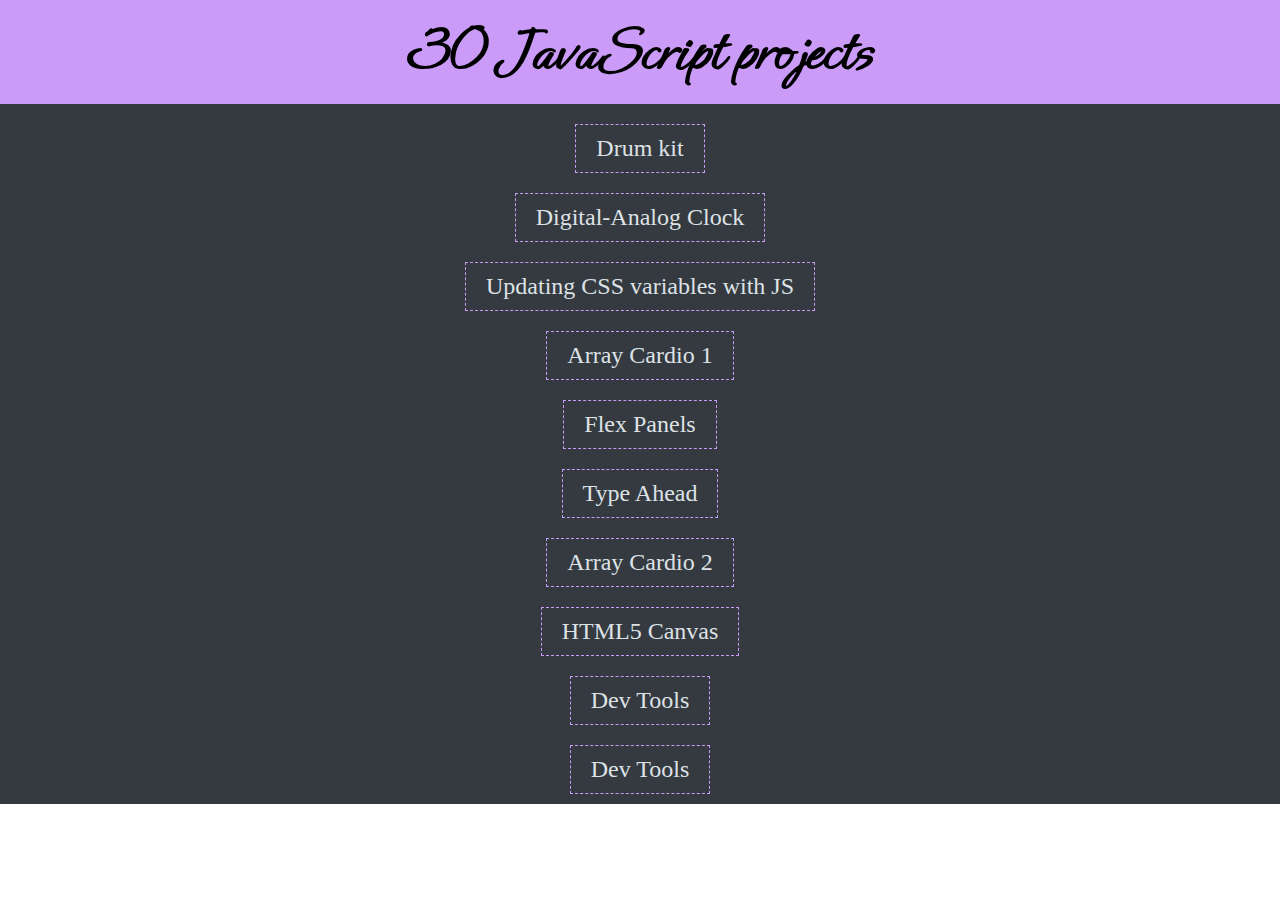
<file: index.html>
<!DOCTYPE html>
<html lang="en">
  <head>
    <meta charset="UTF-8" />
    <meta http-equiv="X-UA-Compatible" content="IE=edge" />
    <meta name="viewport" content="width=device-width, initial-scale=1.0" />
    <title>JavaScript30</title>
    <link rel="stylesheet" href="style.css" />
  </head>
  <body>
    <div class="hero">
      <h1>30 JavaScript <span onmouseleave="addMini()">projects</span></h1>
    </div>
    <div class="links">
      <p><a href="01 - JavaScript Drum kit/">Drum kit</a></p>

      <p><a href="02-Digital-Analog-clock/">Digital-Analog Clock</a></p>

      <p><a href="03-CSS-variables/"> Updating CSS variables with JS </a></p>

      <p><a href="04-Array-1/">Array Cardio 1 </a></p>

      <p><a href="05-flex-panel/">Flex Panels</a></p>

      <p><a href="06-Type-Ahead/">Type Ahead</a></p>

      <p><a href="07-Array-2/">Array Cardio 2</a></p>

      <p><a href="08-HTML5-canvas/">HTML5 Canvas </a></p>

      <p><a href="09-Dev-tools/">Dev Tools </a></p>

      <p><a href="10-Hold-shift-check-boxes/">Dev Tools </a></p>
    </div>

    <!-- <footer>It will be styled and updated soon</footer> -->
    <script>
      function addMini() {
        const addingWord = document.querySelector("span");
        addingWord.innerHTML = ` mini-projects`;
      }
    </script>
  </body>
</html>
</file>
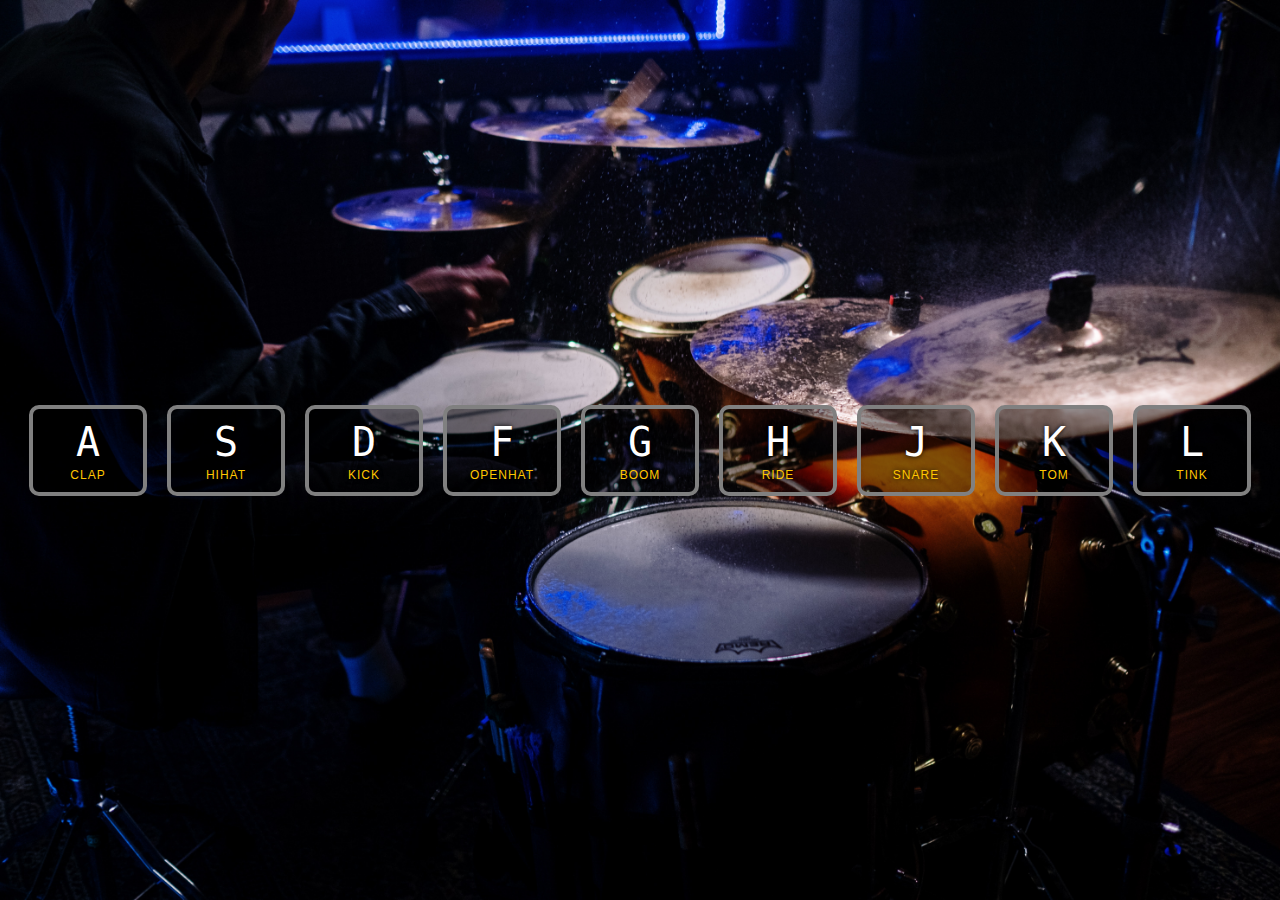
<file: 01 - JavaScript Drum kit/index.html>
<!DOCTYPE html>
<html lang="en">
<head>
  <meta charset="UTF-8">
  <title>JS Drum Kit</title>
  <link rel="stylesheet" href="style.css">
</head>
<body>

  <div class="keys">
    <!--  use keycode.info to get the keycodes for the particular keys -->
    <div data-key="65" class="key">
      <kbd>A</kbd>
      <span class="sound">clap</span>
    </div>
    <div data-key="83" class="key">
      <kbd>S</kbd>
      <span class="sound">hihat</span>
    </div>
    <div data-key="68" class="key">
      <kbd>D</kbd>
      <span class="sound">kick</span>
    </div>
    <div data-key="70" class="key">
      <kbd>F</kbd>
      <span class="sound">openhat</span>
    </div>
    <div data-key="71" class="key">
      <kbd>G</kbd>
      <span class="sound">boom</span>
    </div>
    <div data-key="72" class="key">
      <kbd>H</kbd>
      <span class="sound">ride</span>
    </div>
    <div data-key="74" class="key">
      <kbd>J</kbd>
      <span class="sound">snare</span>
    </div>
    <div data-key="75" class="key">
      <kbd>K</kbd>
      <span class="sound">tom</span>
    </div>
    <div data-key="76" class="key">
      <kbd>L</kbd>
      <span class="sound">tink</span>
    </div>
  </div>

  <audio data-key="65" src="sounds/clap.wav"></audio>
  <audio data-key="83" src="sounds/hihat.wav"></audio>
  <audio data-key="68" src="sounds/kick.wav"></audio>
  <audio data-key="70" src="sounds/openhat.wav"></audio>
  <audio data-key="71" src="sounds/boom.wav"></audio>
  <audio data-key="72" src="sounds/ride.wav"></audio>
  <audio data-key="74" src="sounds/snare.wav"></audio>
  <audio data-key="75" src="sounds/tom.wav"></audio>
  <audio data-key="76" src="sounds/tink.wav"></audio>

<script src="script.js"></script>
</body>
</html>
</file>
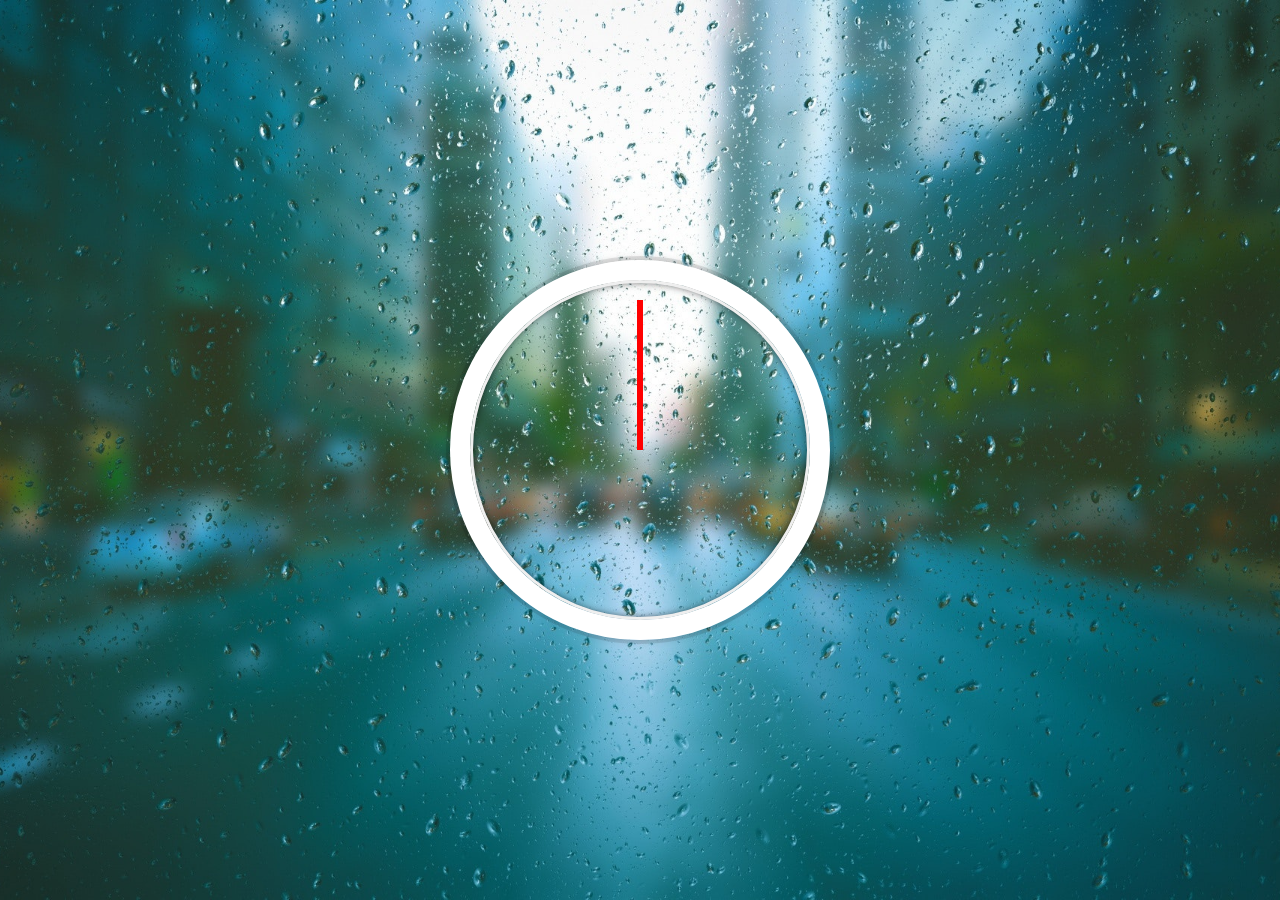
<file: 02-Digital-Analog-clock/index.html>
<!DOCTYPE html>
<html lang="en">
<head>
  <meta charset="UTF-8">
  <title>JS + CSS Clock</title>
  <link rel="stylesheet" href="style.css">
</head>
<body>


    <div class="clock">
      <div class="clock-face">
        <div class="hand hour-hand"></div>
        <div class="hand min-hand"></div>
        <div class="hand second-hand"></div>
      </div>
    </div>

<script src="script.js"></script>

</body>
</html>
</file>
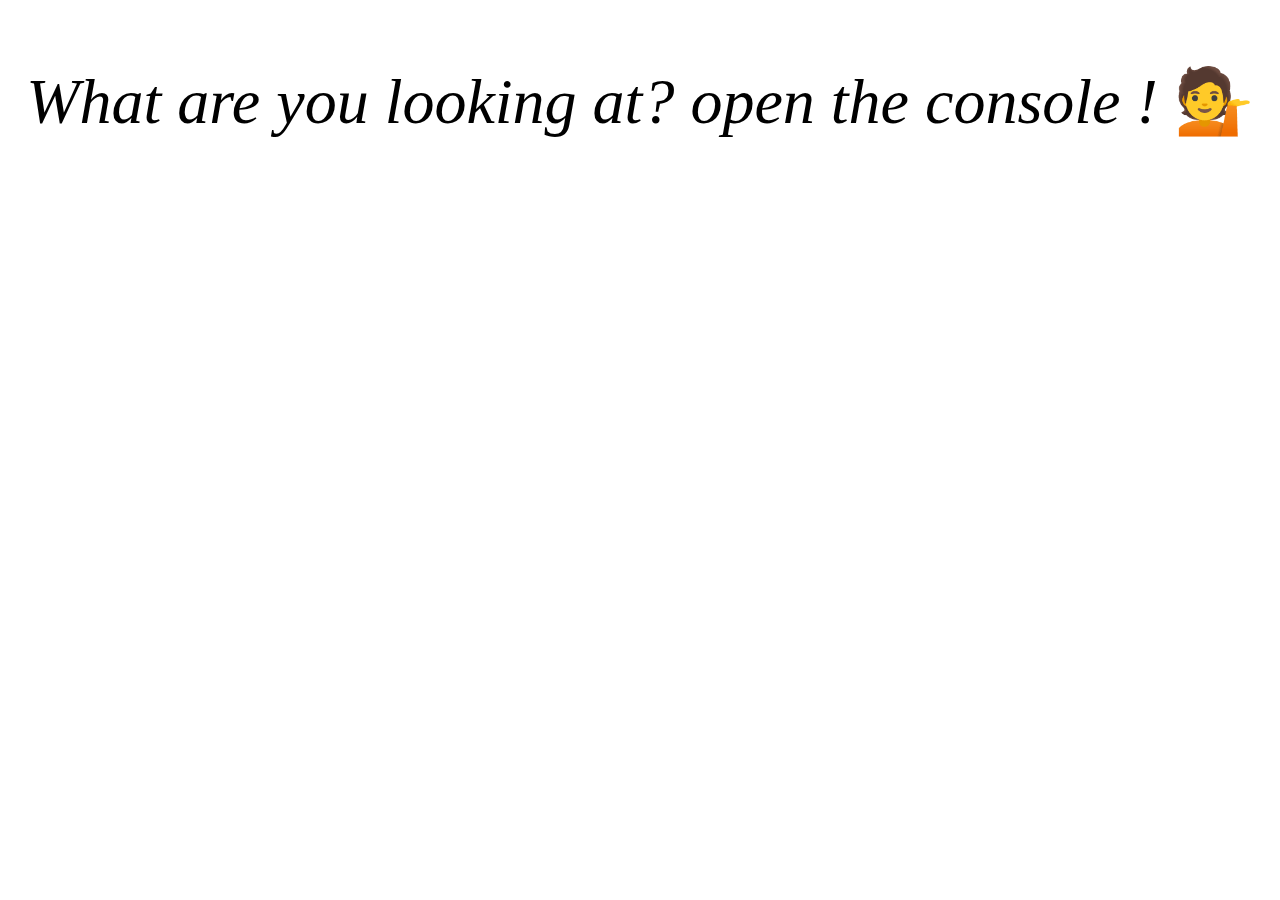
<file: 04-Array-1/index.html>
<!DOCTYPE html>
<html lang="en">
  <head>
    <meta charset="UTF-8" />
    <title>Array Cardio 💪</title>
  </head>
  <body>
    <p style="text-align: center; font-weight: 600; font: 4em serif">
      <em> What are you looking at? open the console ! </em> 💁
    </p>
    <script src="script.js"></script>
  </body>
</html>
</file>
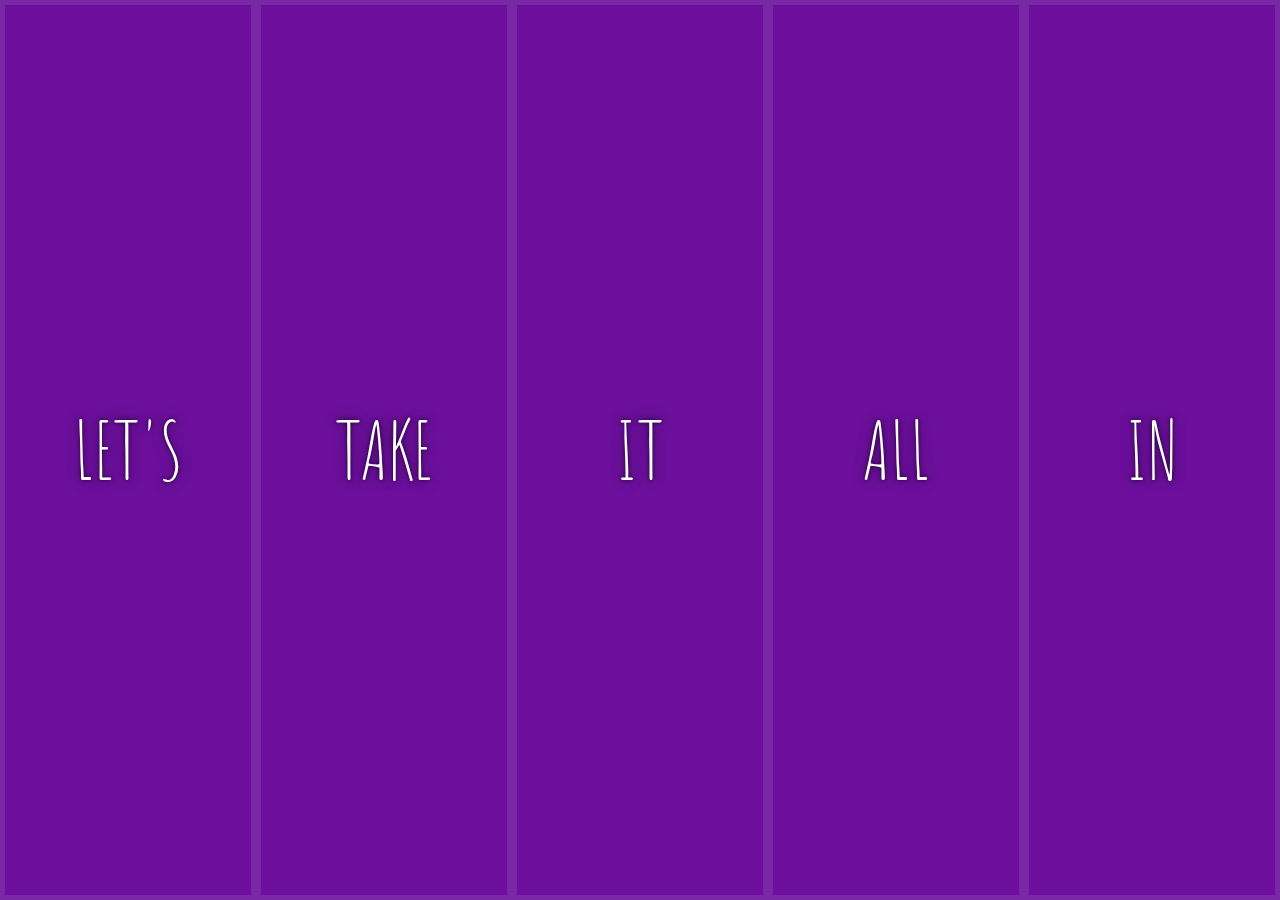
<file: 05-flex-panel/index.html>
<!DOCTYPE html>
<html lang="en">
  <head>
    <meta charset="UTF-8" />
    <title>Flex Panels 💪</title>
    <link
      href="https://fonts.googleapis.com/css?family=Amatic+SC"
      rel="stylesheet"
      type="text/css"
    />
    <link rel="stylesheet" href="style.css" />
  </head>
  <body>
    <div class="panels">
      <div class="panel panel1">
        <p>Hey</p>
        <p>Let's</p>
        <p>Dance</p>
      </div>
      <div class="panel panel2">
        <p>Give</p>
        <p>Take</p>
        <p>Receive</p>
      </div>
      <div class="panel panel3">
        <p>Experience</p>
        <p>It</p>
        <p>Today</p>
      </div>
      <div class="panel panel4">
        <p>Give</p>
        <p>All</p>
        <p>You can</p>
      </div>
      <div class="panel panel5">
        <p>Life</p>
        <p>In</p>
        <p>Motion</p>
      </div>
    </div>
    <script src="script.js"></script>
  </body>
</html>
</file>
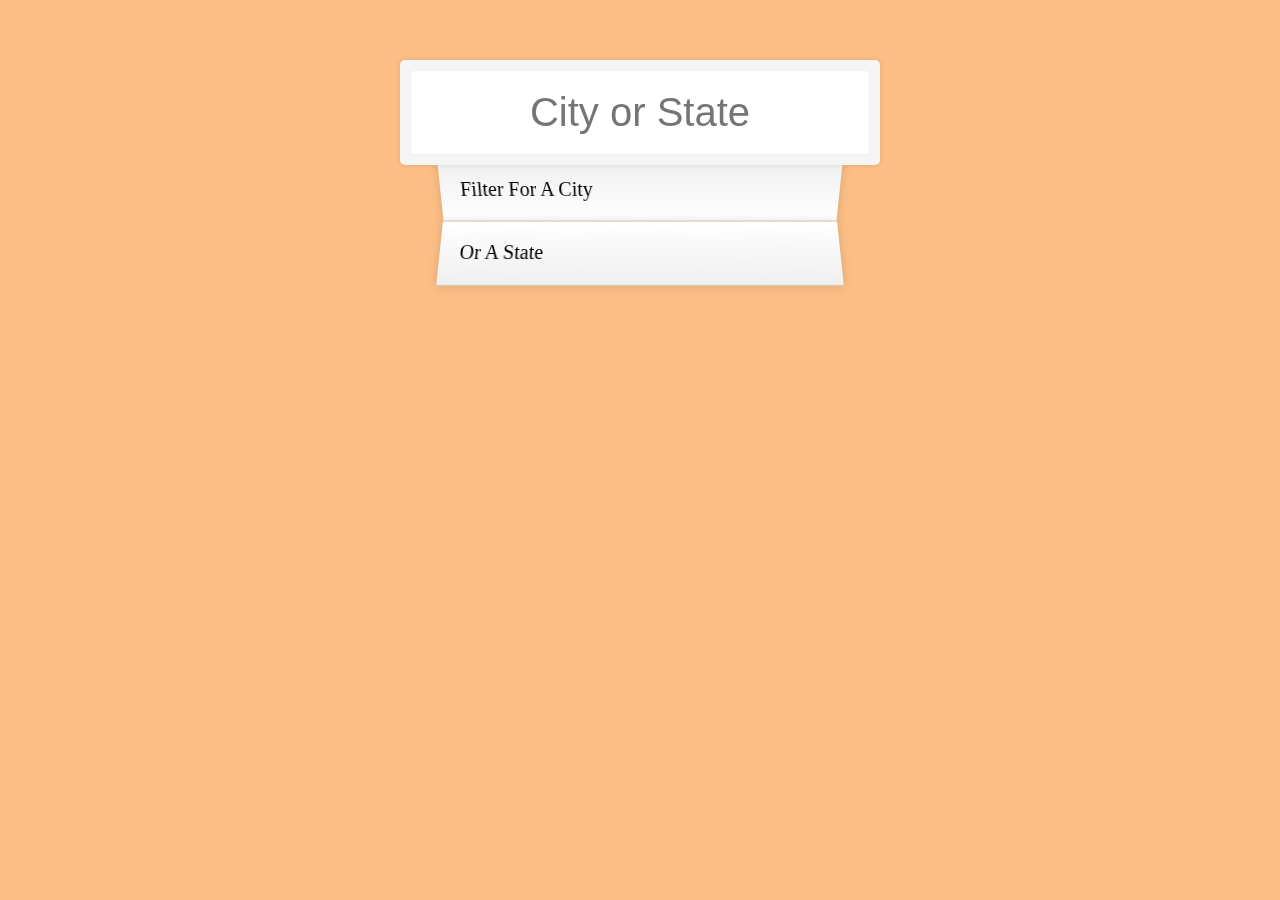
<file: 06-Type-Ahead/index.html>
<!DOCTYPE html>
<html lang="en">
  <head>
    <meta charset="UTF-8" />
    <title>Type Ahead 👀</title>
    <link rel="stylesheet" href="style.css" />
  </head>
  <body>
    <form class="search-form">
      <input type="text" class="search" placeholder="City or State" autofocus/>
      <ul class="suggestions">
        <li>Filter for a city</li>
        <li>or a state</li>
      </ul>
    </form>
    <script src="script.js"></script>
  </body>
</html>
</file>
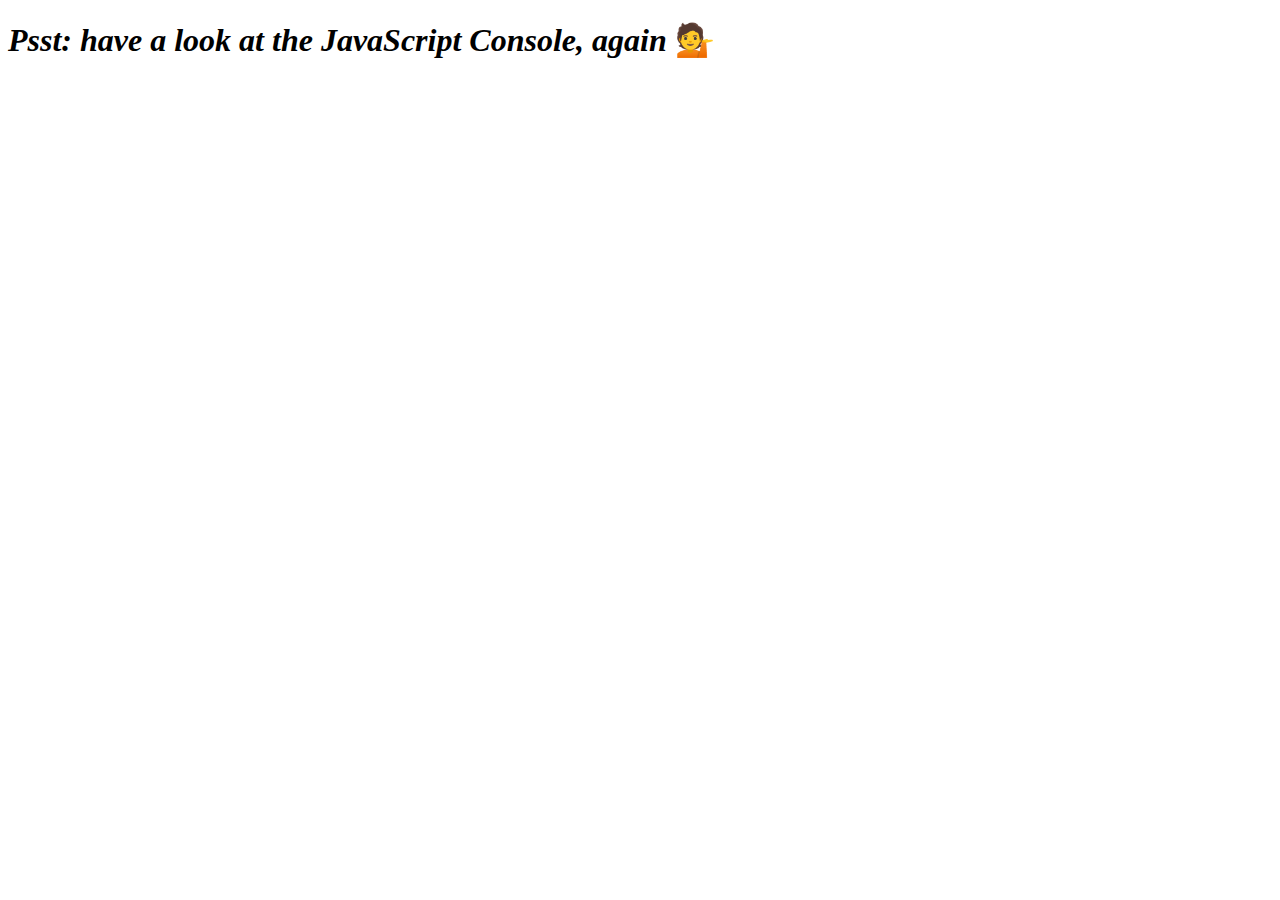
<file: 07-Array-2/index.html>
<!DOCTYPE html>
<html lang="en">
  <head>
    <meta charset="UTF-8" />
    <title>Array Cardio 💪💪</title>
  </head>
  <body>
    <h1><em>Psst: have a look at the JavaScript Console, again</em> 💁</h1>
    <script>
      // ## Array Cardio Day 2

      const people = [
        { name: "Wes", year: 1988 },
        { name: "Kait", year: 1986 },
        { name: "Irv", year: 1970 },
        { name: "Lux", year: 2015 },
      ];

      const comments = [
        { text: "Love this!", id: 523423 },
        { text: "You are the best", id: 2039842 },
        { text: "Super good", id: 823423 },
        { text: "Ramen is my fav food ever", id: 123523 },
        { text: "Nice Nice Nice!", id: 542328 },
      ];

      // Some and Every Checks
      // Array.prototype.some() // is at least one person 19 or older?
      // const isAdult = people.some((person)=>{
      //     const currentYear = new Date().getFullYear();
      //     if(currentYear - person.year >=  19){
      //         return true
      //     }
      // });

      // const isAdult = people.some( (person)=>
      // (new Date().getFullYear())- person.year >= 60);

      // calculate age
      //   const personAge = people.map((person) => {
      //     const currentYear = new Date().getFullYear();
      //     return currentYear - person.year;
      //   });

      // print year off birth
      //   const displayAge = people.forEach(person => {
      //       console.log(`  ${person.name} is born in ${person.year}`);
      //   });
      //   displayAge;

      // Array.prototype.every() // is everyone 19 or older?

      //   const allAdult = people.every((person) => {
      //     const currentYear = new Date().getFullYear();
      //     return currentYear - person.year >= 19;
      //   });

      //   console.log({allAdult});

      // Array.prototype.find()
      // Find is like filter, but instead returns just the one you are looking for
      // find the comment with the ID of 823423
      const onecomment = comments.find((comment) => comment.id === 823423);

      console.log(onecomment);

      // Array.prototype.findIndex()
      // Find the comment with this ID
      const indexOfComment = comments.findIndex(
        (comment) => comment.id === 823423
      );

      console.log(indexOfComment);
      // delete the comment with the ID of 823423

      comments.splice(indexOfComment, 1);
    //   console.log(comments);

      const afterDelCome = [
        ...comments.slice(0, indexOfComment),
       ...comments.slice(indexOfComment),
      ];
      console.table(afterDelCome);
    </script>
  </body>
</html>
</file>
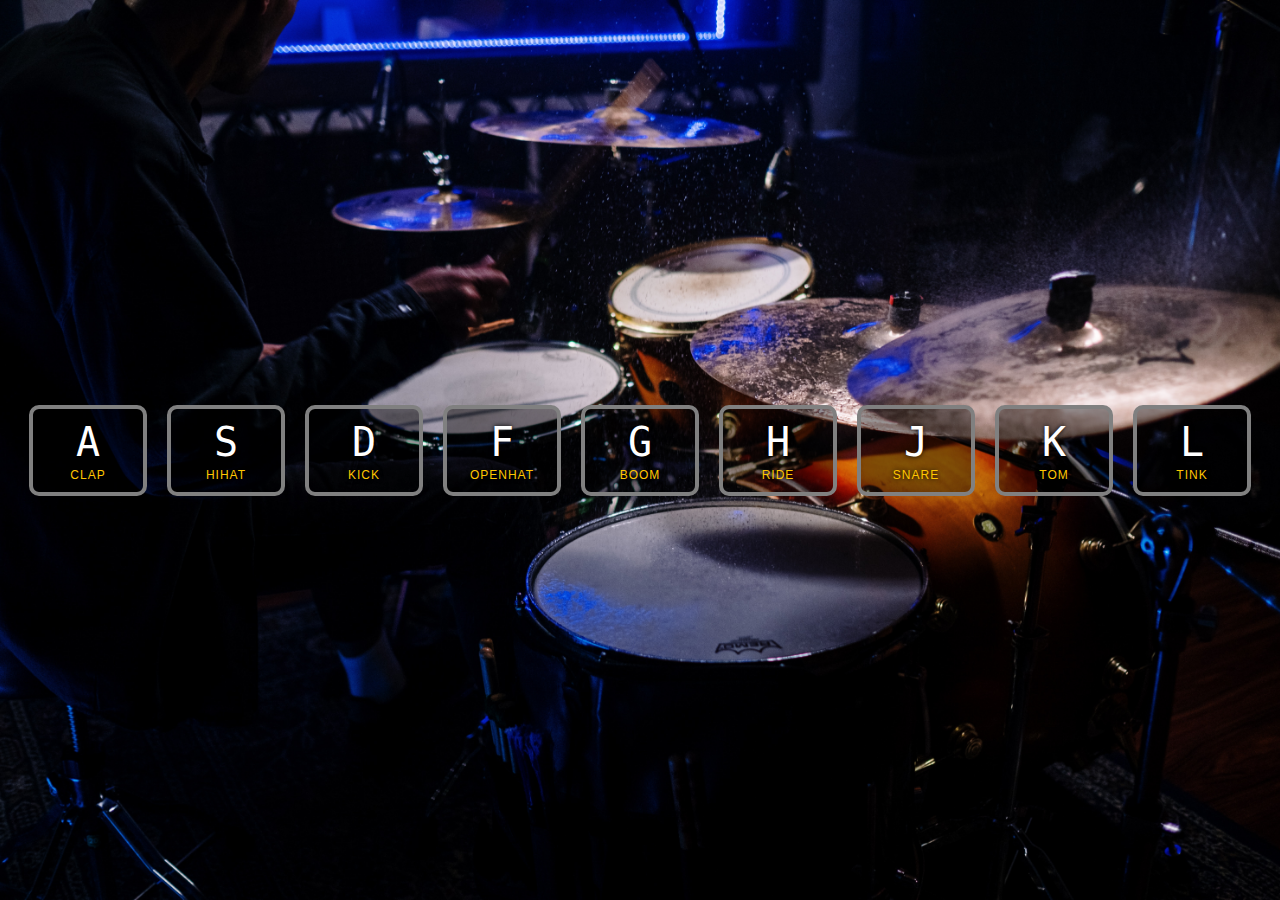
<file: 01 - JavaScript Drum kit/index-START.html>
<!DOCTYPE html>
<html lang="en">
<head>
  <meta charset="UTF-8">
  <title>JS Drum Kit</title>
  <link rel="stylesheet" href="style.css">
</head>
<body>


  <div class="keys">
    <div data-key="65" class="key">
      <kbd>A</kbd>
      <span class="sound">clap</span>
    </div>
    <div data-key="83" class="key">
      <kbd>S</kbd>
      <span class="sound">hihat</span>
    </div>
    <div data-key="68" class="key">
      <kbd>D</kbd>
      <span class="sound">kick</span>
    </div>
    <div data-key="70" class="key">
      <kbd>F</kbd>
      <span class="sound">openhat</span>
    </div>
    <div data-key="71" class="key">
      <kbd>G</kbd>
      <span class="sound">boom</span>
    </div>
    <div data-key="72" class="key">
      <kbd>H</kbd>
      <span class="sound">ride</span>
    </div>
    <div data-key="74" class="key">
      <kbd>J</kbd>
      <span class="sound">snare</span>
    </div>
    <div data-key="75" class="key">
      <kbd>K</kbd>
      <span class="sound">tom</span>
    </div>
    <div data-key="76" class="key">
      <kbd>L</kbd>
      <span class="sound">tink</span>
    </div>
  </div>

  <audio data-key="65" src="sounds/clap.wav"></audio>
  <audio data-key="83" src="sounds/hihat.wav"></audio>
  <audio data-key="68" src="sounds/kick.wav"></audio>
  <audio data-key="70" src="sounds/openhat.wav"></audio>
  <audio data-key="71" src="sounds/boom.wav"></audio>
  <audio data-key="72" src="sounds/ride.wav"></audio>
  <audio data-key="74" src="sounds/snare.wav"></audio>
  <audio data-key="75" src="sounds/tom.wav"></audio>
  <audio data-key="76" src="sounds/tink.wav"></audio>

<script>

</script>


</body>
</html>
</file>
<file: style.css>
@import url("https://fonts.googleapis.com/css2?family=Ephesis&display=swap");
* {
  margin: 0;
  padding: 0;
  box-sizing: border-box;
}
body {
  text-align: center;
  font: 1.5rem times;
}
h1 {
  font-family: "Ephesis", cursive;
  font-size: 4rem;
  background-color: #ca9bf7;
  padding: 10px;
}

p {
  border: #ca9bf7 1px dashed;
  margin: 10px;
  padding: 10px 20px;
  color: #dee2e6;
}
a,
a:visited,
a:hover,
a:active {
  color: inherit;
  text-decoration: none;
}
.links {
  background-color: #343a40;
  padding-top: 10px;
  display: flex;
  align-items: center;
  justify-content: center;
  flex-direction: column;
}
</file>
<file: 01 - JavaScript Drum kit/style.css>
* {
  touch-action: manipulation;
}
html {
  font-size: 10px;
  background: url("./background-image.jpg") bottom center;
  background-size: cover;
}

body,
html {
  margin: 0;
  padding: 0;
  font-family: sans-serif;
}

.keys {
  display: flex;
  flex: 1 ; 
  flex-wrap: wrap;
   /* //to make it shrink when view port with is reduced. */
  min-height: 100vh;
  align-items: center;
  justify-content: center;
  align-content: center;
  /*  to align them to center when wrapped */
}

.key {
  border: .4rem solid grey;
  border-radius: 1rem;
  margin: 1rem;
  font-size: 1.5rem;
  padding: 1rem 0.5rem;
  transition: all 0.07s ease;
  width: 10rem;
  text-align: center;
  color: white;
  background: rgba(0, 0, 0, 0.4);
  text-shadow: 0 0 0.5rem black;
  /* to change the pointer on hover */
  cursor: pointer;
  /* to disable select for double click */
  user-select: none;
}

.playing {
  transform: scale(1.1);
  border-color: #ffc600;
  box-shadow: 0 0 1rem #ffc600;
}

kbd {
  display:block;
  font-size: 4rem;
}

.sound {
  font-size: 1.2rem;
  text-transform: uppercase;
  letter-spacing: 0.1rem;
  color: #ffc600;
}
</file>
<file: 02-Digital-Analog-clock/style.css>
html {
    background: #4598cf url(background.jpg) center;
    background-size: cover;
    font-family: 'helvetica neue';
    text-align: center;
    font-size: 10px;
  }

  body {
    margin: 0;
    font-size: 2rem;
    display: flex;
    flex: 1;
    min-height: 100vh;
    align-items: center;
  }

  .clock {
    width: 30rem;
    height: 30rem;
    border: 20px solid white;
    border-radius: 50%;
    margin: 50px auto;
    position: relative;
    padding: 2rem;
    box-shadow:
      0 0 0 4px rgba(0,0,0,0.1),
      inset 0 0 0 3px #EFEFEF,
      inset 0 0 10px black,
      0 0 10px rgba(0,0,0,0.2);
  }

  .clock-face {
    position: relative;
    width: 100%;
    height: 100%;
    transform: translateY(-3px); 
    /* account for the height of the clock hands */

  }

  .hand {
    width: 50%;
    height: 6px;
    background: black;
    position: absolute;
    top: 50%;
    transform-origin: 100%;
    /* to rotate the hands along the center */
    transform: rotate(90deg);
    /* to set the hands be at 12 'o clock */
    transition: all 0.05s ease-in-out;
  }

 .hour-hand {
   background: white;
 }

  .second-hand {
    background: red;
  }
</file>
<file: 05-flex-panel/style.css>
html {
  box-sizing: border-box;
  background: #ffc600;
  font-family: "helvetica neue";
  font-size: 20px;
  font-weight: 200;
  user-select: none;
}

body {
  margin: 0;
}

*,
*:before,
*:after {
  box-sizing: inherit;
}

.panels {
  min-height: 100vh;
  overflow: hidden;
  display: flex;
}

.panel {
  background: #6b0f9c;
  box-shadow: inset 0 0 0 5px rgba(255, 255, 255, 0.1);
  color: white;
  text-align: center;
  align-items: center;
  /* Safari transitionend event.propertyName === flex */
  /* Chrome + FF transitionend event.propertyName === flex-grow */
  transition: font-size 0.7s cubic-bezier(0.61, -0.19, 0.7, -0.11),
    flex 0.7s cubic-bezier(0.61, -0.19, 0.7, -0.11), background 0.2s;
  font-size: 20px;
  background-size: cover;
  background-position: center;
  flex: 1;
  display: flex;
  flex-direction: column;
  align-items: center;
  justify-content: center;

}

.panel1 {
  background-image: url(https://source.unsplash.com/gYl-UtwNg_I/1500x1500);
}
.panel2 {
  background-image: url(https://source.unsplash.com/rFKUFzjPYiQ/1500x1500);
}
.panel3 {
  background-image: url(https://images.unsplash.com/photo-1465188162913-8fb5709d6d57?ixlib=rb-0.3.5&q=80&fm=jpg&crop=faces&cs=tinysrgb&w=1500&h=1500&fit=crop&s=967e8a713a4e395260793fc8c802901d);
}
.panel4 {
  background-image: url(https://source.unsplash.com/ITjiVXcwVng/1500x1500);
}
.panel5 {
  background-image: url(https://source.unsplash.com/3MNzGlQM7qs/1500x1500);
}

/* Flex Children */
.panel > * {
  margin: 0;
  width: 100%;
  transition: transform 0.5s;
  /* border: 1px solid yellow; */
  flex: 1 0 auto;
  display: flex;
  justify-content: center;
  align-items: center;
}

.panel > *:first-child{
  transform: translateY(-100%);
}

.panel.open-active > *:first-child{
  transform: translateY(0%);
}

.panel > *:last-child{
  transform: translateY(100%);
}

.panel.open-active> *:last-child{
  transform: translateY(0%);
}

.panel p {
  text-transform: uppercase;
  font-family: "Amatic SC", cursive;
  text-shadow: 0 0 4px rgba(0, 0, 0, 0.72), 0 0 14px rgba(0, 0, 0, 0.45);
  font-size: 2em;
}

.panel p:nth-child(2) {
  font-size: 4em;
}

.panel.open {
  flex: 5;
  font-size: 40px;
}
</file>
<file: 06-Type-Ahead/style.css>
html {
  box-sizing: border-box;
  background: #fcbe85;
  font-family: "helvetica neue";
  font-size: 20px;
  font-weight: 200;
}
*,
*:before,
*:after {
  box-sizing: inherit;
}

input {
  width: 100%;
  padding: 20px;
}

.search-form {
  max-width: 400px;
  margin: 50px auto;
}

input.search {
  margin: 0;
  text-align: center;
  outline: 0;
  border: 10px solid #f5f5f5;
  width: 120%;
  left: -10%;
  position: relative;
  top: 10px;
  z-index: 2;
  border-radius: 5px;
  font-size: 40px;
  box-shadow: 0 0 5px rgba(0, 0, 0, 0.12), inset 0 0 2px rgba(0, 0, 0, 0.19);
}

.suggestions {
  margin: 0;
  padding: 0;
  position: relative;
  /* perspective: 20px; */
}

.suggestions li {
  background: white;
  list-style: none;
  border-bottom: 1px solid #d8d8d8;
  box-shadow: 0 0 10px rgba(0, 0, 0, 0.14);
  margin: 0;
  padding: 20px;
  transition: background 0.2s;
  display: flex;
  justify-content: space-between;
  text-transform: capitalize;
}

.suggestions li:nth-child(even) {
  transform: perspective(100px) rotateX(3deg) translateY(2px) scale(1.001);
  background: linear-gradient(to bottom, #ffffff 0%, #efefef 100%);
}

.suggestions li:nth-child(odd) {
  transform: perspective(100px) rotateX(-3deg) translateY(3px);
  background: linear-gradient(to top, #ffffff 0%, #efefef 100%);
}

span.population {
  font-size: 15px;
}

.hl {
  background: #fcbe85;
}
</file>
